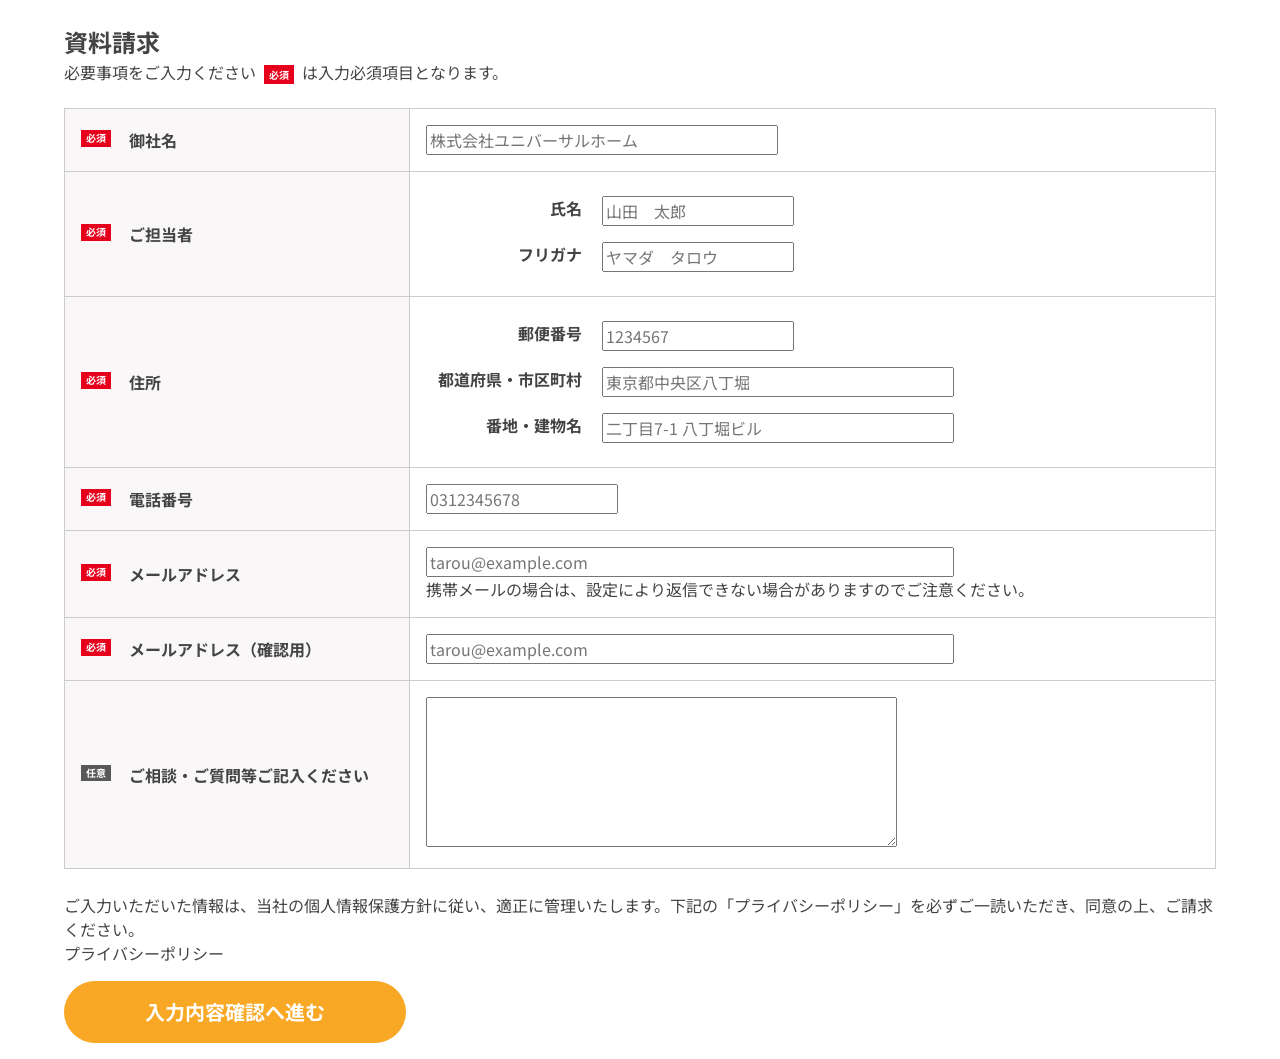
<file: form01.html>
<!doctype html>
<html lang="ja">
    <head>
        <meta charset="UTF-8">
        <meta name="viewport" content="width=device-width, initial-scale=1.0">
        <title>注文住宅FC加盟募集 | ユニバーサルホーム</title>
        <meta name="description" content="ユニバーサルホームFC加盟法人募集。商品力・ブランド力・本部支援により、地域工務店・建設会社の注文住宅事業を支援します。資料請求・個別相談はこちら。">
        <meta property="og:locale" content="ja_JP">
        <meta property="og:title" content="ユニバーサルホームFC加盟法人募集 | 注文住宅事業の成長を支援">
        <meta property="og:description" content="単独経営から、補い合う経営へ。ユニバーサルホームのFCモデルで、地域に選ばれる注文住宅事業へ。">
        <meta property="og:type" content="website">
        <!--// 以下、本番アップ時に置換必須 //-->
        <meta property="og:url" content="https://www.universalhome-fcpartner.co.jp/">
        <meta property="og:image" content="https://www.universalhome-fcpartner.co.jp/img/ogp.jpg">
        <!--// 以上 //-->
        <meta property="og:site_name" content="ユニバーサルホーム FC加盟法人募集">
        <meta name="twitter:card" content="summary_large_image">
        <link rel="icon" href="./img/favicon.ico" type="image/x-icon">
        <link rel="stylesheet" href="./css/reset.min.css">
        <link rel="stylesheet" href="./css/style.css">
        <link rel="stylesheet" href="./css/contact.css">
        <link rel="stylesheet" href="./css/catalog.css">
        <link rel="preconnect" href="https://fonts.googleapis.com">
        <link rel="preconnect" href="https://fonts.gstatic.com" crossorigin>
        <link href="https://fonts.googleapis.com/css2?family=Noto+Sans+JP:wght@200;400;700;900&display=swap" rel="stylesheet">
        <link href="https://fonts.googleapis.com/css2?family=Noto+Serif+JP:wght@200;400;700&display=swap" rel="stylesheet">
    </head>

    <body>
        <section class="form">
            <!--// 以下、本番アップ時に置換必須 //-->
            <form action="" method="post">
            <!--// 以上 //-->
                <div class="form__body">
                    <h2 class="form__title">資料請求</h2>
                    <p class="form__description">必要事項をご入力ください<span class="required__fields">必須</span>は入力必須項目となります。</p>
                    <div class="formTable">
                        <table class="entryFormTable">
                            <tbody>
                                <tr>
                                    <th><span class="must">御社名</span></th>
                                    <td><input type="text" class="wMiddle" name="name" placeholder="株式会社ユニバーサルホーム" required></td>
                                </tr>
                                <tr>
                                    <th><span class="must">ご担当者</span></th>
                                    <td>
                                        <dl>
                                            <dt>氏名</dt>
                                            <dd><input type="text" class="wShort" name="name" id="name" placeholder="山田　太郎" required></dd>
                                            <dt>フリガナ</dt>
                                            <dd><input type="text" class="wShort" name="rubi" id="rubi" placeholder="ヤマダ　タロウ" required></dd>
                                        </dl>
                                    </td>
                                </tr>
                                <tr>
                                    <th><span class="must">住所</span></th>
                                    <td>
                                        <dl>
                                            <dt>郵便番号</dt>
                                            <dd><input type="text" class="wShort" name="zipcode" id="zipcode" placeholder="1234567" required></dd>
                                            <dt>都道府県・市区町村</dt>
                                            <dd><input type="text" class="wMiddle" name="pref" id="pref" placeholder="東京都中央区八丁堀" required></dd>
                                            <dt>番地・建物名</dt>
                                            <dd><input type="text" class="wMiddle" name="address" id="address" placeholder="二丁目7-1 八丁堀ビル" required></dd>
                                        </dl>
                                    </td>
                                </tr>
                                <tr>
                                    <th><span class="must">電話番号</span></th>
                                    <td><input type="text" class="wShort" name="tel" id="tel" placeholder="0312345678" required></td>
                                </tr>
                                <tr>
                                    <th><span class="must">メールアドレス</span></th>
                                    <td><input type="email" class="wLong imeDis" name="mail01" id="mail01" placeholder="tarou@example.com" required><p>携帯メールの場合は、設定により返信できない場合がありますのでご注意ください。</p></td>
                                </tr>
                                <tr>
                                    <th><span class="must">メールアドレス（確認用）</span></th>
                                    <td><input type="email" class="wLong imeDis" name="mail02" id="mail02" placeholder="tarou@example.com" required></td>
                                </tr>
                                <tr>
                                    <th><span class="optional">ご相談・ご質問等ご記入ください </span></th>
                                    <td><textarea name="message" id="message" rows="6" cols="50"></textarea></td>
                                </tr>
                            </tbody>
                        </table>
                    </div>
                    <div class="privacyCheck">
                        <p>ご入力いただいた情報は、当社の個人情報保護方針に従い、適正に管理いたします。下記の「プライバシーポリシー」を必ずご一読いただき、同意の上、ご請求ください。</p>
                        <p><a href="/privacy/" target="_blank">プライバシーポリシー</a></p>
                        <input type="submit" value="入力内容確認へ進む" id="btnSubmit" class="rollalpha">
                    </div>
            </form>
        </section>
    </body>
</html>
</file>
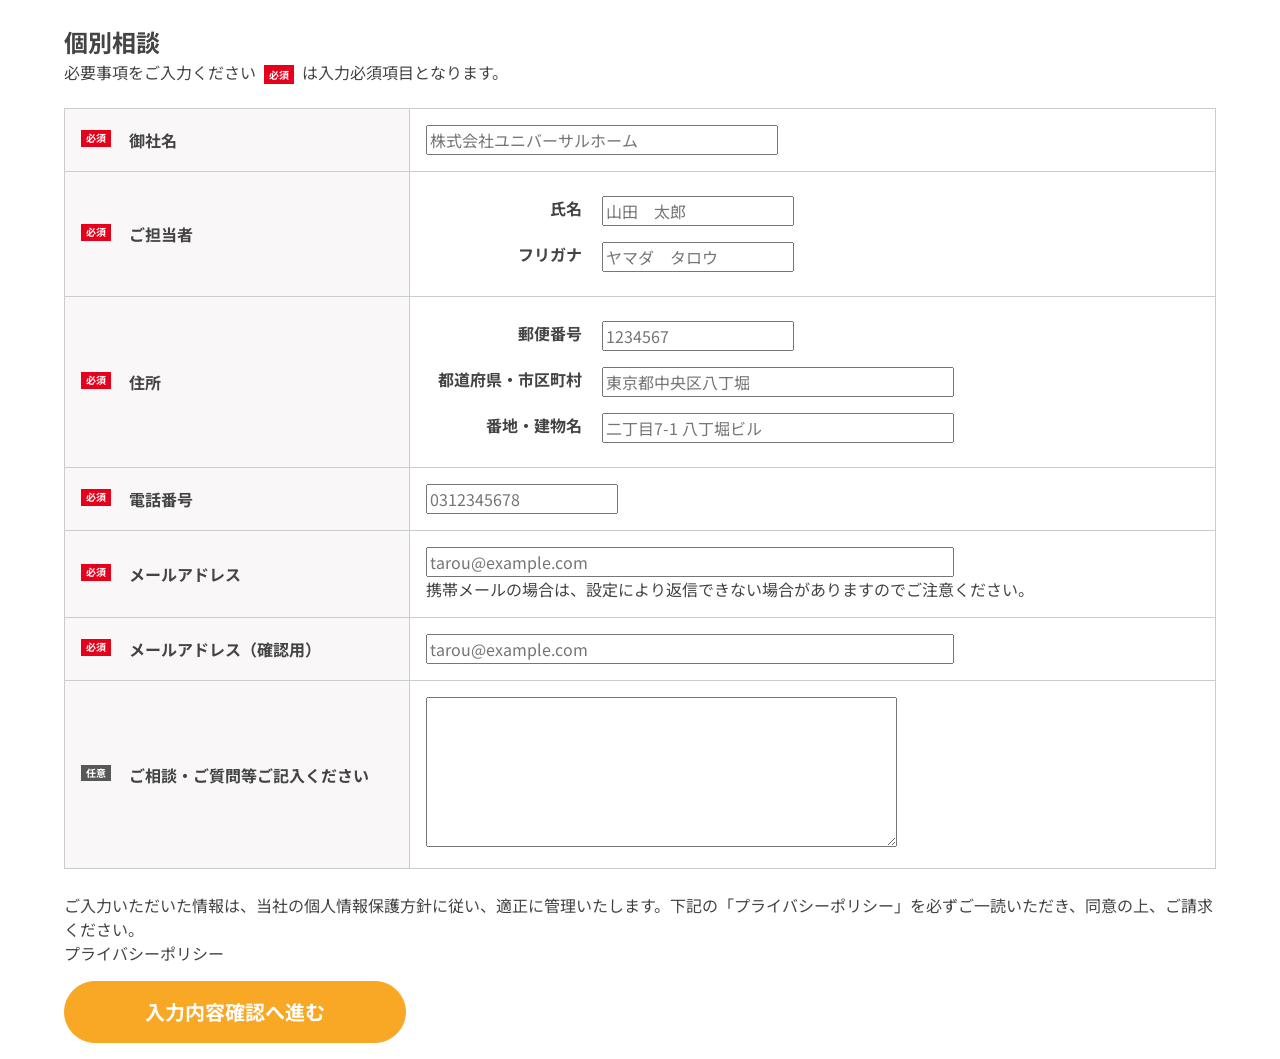
<file: form02.html>
<!doctype html>
<html lang="ja">
    <head>
        <meta charset="UTF-8">
        <meta name="viewport" content="width=device-width, initial-scale=1.0">
        <title>注文住宅FC加盟募集 | ユニバーサルホーム</title>
        <meta name="description" content="ユニバーサルホームFC加盟法人募集。商品力・ブランド力・本部支援により、地域工務店・建設会社の注文住宅事業を支援します。資料請求・個別相談はこちら。">
        <meta property="og:locale" content="ja_JP">
        <meta property="og:title" content="ユニバーサルホームFC加盟法人募集 | 注文住宅事業の成長を支援">
        <meta property="og:description" content="単独経営から、補い合う経営へ。ユニバーサルホームのFCモデルで、地域に選ばれる注文住宅事業へ。">
        <meta property="og:type" content="website">
        <!--// 以下、本番アップ時に置換必須 //-->
        <meta property="og:url" content="https://www.universalhome-fcpartner.co.jp/">
        <meta property="og:image" content="https://www.universalhome-fcpartner.co.jp/img/ogp.jpg">
        <!--// 以上 //-->
        <meta property="og:site_name" content="ユニバーサルホーム FC加盟法人募集">
        <meta name="twitter:card" content="summary_large_image">
        <link rel="icon" href="./img/favicon.ico" type="image/x-icon">
        <link rel="stylesheet" href="./css/reset.min.css">
        <link rel="stylesheet" href="./css/style.css">
        <link rel="stylesheet" href="./css/contact.css">
        <link rel="stylesheet" href="./css/catalog.css">
        <link rel="preconnect" href="https://fonts.googleapis.com">
        <link rel="preconnect" href="https://fonts.gstatic.com" crossorigin>
        <link href="https://fonts.googleapis.com/css2?family=Noto+Sans+JP:wght@200;400;700;900&display=swap" rel="stylesheet">
        <link href="https://fonts.googleapis.com/css2?family=Noto+Serif+JP:wght@200;400;700&display=swap" rel="stylesheet">
    </head>

    <body>
        <section class="form">
            <!--// 以下、本番アップ時に置換必須 //-->
            <form action="" method="post">
            <!--// 以上 //-->
                <div class="form__body">
                    <h2 class="form__title">個別相談</h2>
                    <p class="form__description">必要事項をご入力ください<span class="required__fields">必須</span>は入力必須項目となります。</p>
                    <div class="formTable">
                        <table class="entryFormTable">
                            <tbody>
                                <tr>
                                    <th><span class="must">御社名</span></th>
                                    <td><input type="text" class="wMiddle" name="name" placeholder="株式会社ユニバーサルホーム" required></td>
                                </tr>
                                <tr>
                                    <th><span class="must">ご担当者</span></th>
                                    <td>
                                        <dl>
                                            <dt>氏名</dt>
                                            <dd><input type="text" class="wShort" name="name" id="name" placeholder="山田　太郎" required></dd>
                                            <dt>フリガナ</dt>
                                            <dd><input type="text" class="wShort" name="rubi" id="rubi" placeholder="ヤマダ　タロウ" required></dd>
                                        </dl>
                                    </td>
                                </tr>
                                <tr>
                                    <th><span class="must">住所</span></th>
                                    <td>
                                        <dl>
                                            <dt>郵便番号</dt>
                                            <dd><input type="text" class="wShort" name="zipcode" id="zipcode" placeholder="1234567" required></dd>
                                            <dt>都道府県・市区町村</dt>
                                            <dd><input type="text" class="wMiddle" name="pref" id="pref" placeholder="東京都中央区八丁堀" required></dd>
                                            <dt>番地・建物名</dt>
                                            <dd><input type="text" class="wMiddle" name="address" id="address" placeholder="二丁目7-1 八丁堀ビル" required></dd>
                                        </dl>
                                    </td>
                                </tr>
                                <tr>
                                    <th><span class="must">電話番号</span></th>
                                    <td><input type="text" class="wShort imeDis" name="tel" id="tel" placeholder="0312345678" required></td>
                                </tr>
                                <tr>
                                    <th><span class="must">メールアドレス</span></th>
                                    <td><input type="email" class="wLong imeDis" name="mail01" id="mail01" placeholder="tarou@example.com" required><p>携帯メールの場合は、設定により返信できない場合がありますのでご注意ください。</p></td>
                                </tr>
                                <tr>
                                    <th><span class="must">メールアドレス（確認用）</span></th>
                                    <td><input type="email" class="wLong imeDis" name="mail02" id="mail02" placeholder="tarou@example.com" required></td>
                                </tr>
                                <tr>
                                    <th><span class="optional">ご相談・ご質問等ご記入ください </span></th>
                                    <td><textarea name="message" id="message" rows="6" cols="50"></textarea></td>
                                </tr>
                            </tbody>
                        </table>
                    </div>
                    <div class="privacyCheck">
                        <p>ご入力いただいた情報は、当社の個人情報保護方針に従い、適正に管理いたします。下記の「プライバシーポリシー」を必ずご一読いただき、同意の上、ご請求ください。</p>
                        <p><a href="/privacy/" target="_blank">プライバシーポリシー</a></p>
                        <input type="submit" value="入力内容確認へ進む" id="btnSubmit" class="rollalpha">
                    </div>
                </div>
            </form>
        </section>
    </body>
</html>
</file>
<file: css/style.css>
@charset "utf-8";

:root {
    /* ---------- カスタムプロパティ(カラー設定ほか) ---------- */
    --white: rgb(255 255 255 / 1.0);
    --transparent-white: rgb(255 255 255 / 0.8);
    --black: rgb(26 26 26 / 1.0);
    --gray: rgb(88 88 88 / 1.0);
    --light-gray: rgb(244 244 244 / 1.0);
    --border-gray: rgb(215 215 215 / 1.0);
    --red: rgb(172 35 47 / 1.0);
    --cta-red: rgb(193 12 23 / 1.0);
    --dark-red: rgb(97 6 12 / 1.0);
    --light-red: rgb(172 35 47 /0.1);

    --thin: 200;
    --regular: 400;
    --bold: 700;
    --exbold: 900;
}

/* ----------- 全体レイアウト設定 ---------- */
html {
    font-family: "Noto Sans JP", sans-serif;
    font-optical-sizing: auto;
    font-weight: 400;
    font-style: normal;
    font-size: 16px;
    background-color: var(--white);
    color: var(--black);
    padding-top: env(safe-area-inset-top);
    padding-bottom: env(safe-area-inset-bottom);

}
.break,
.s-break {
    display: block;
}
a {
    display: block;
}
strong{
    color: var(--red);
    font-weight: var(--exbold);
}
.sp {
    display: none;
}
.pc {
    display: block;
}
.m-container{
    margin: 0 auto;
}
.s-container{
    max-width: 90%;
    margin: 0 auto;
}
th{
    text-align: left;
}
.cta {
    position: relative;
    display: flex;
    align-items: center;
    justify-content: center;
    margin: 0 auto;
    padding: 1rem 1rem;
    width: 90%;
    background-image: url(../img/button_bg.png);
    background-size: contain;
    background-repeat: repeat-x;
    color: var(--white);
    font-size: clamp(1rem, 2vw, 2.25rem);
    font-weight: var(--bold);
    text-decoration: none;
    white-space: nowrap;
}

.cta::after {
    content: "";
    width: 32px;
    height: 24px;
    margin-left: 1rem;
    background-image: url('../img/right_arrow.png');
    background-size: contain;
    background-repeat: no-repeat;
    background-position: center;
}

.red_title {
    display: flex;
    width: 100%;
    color: var(--white);
    align-items: center;
    justify-content: center;
    font-size: 2rem;
/*    padding: 60px 0 50px;*/
    background-image: url('../img/title_bg.png');
    background-size: cover;
    background-repeat: no-repeat;
    background-position: center;
    background-color: var(--red);
}

.parentheses {
    position: relative;
    display: flex;
    align-items: center;
    justify-content: center;
    padding: 3rem 4rem;
    font-size: 2rem;
}

.parentheses::before,
.parentheses::after {
    /* content: ""; */
    position: absolute;
    top: 50%;
    width: 14px;
    height: 84px;
    transform: translateY(-50%);
    border-top: 4px solid var(--black);
    border-bottom: 4px solid var(--black);
}

.parentheses::before {
    left: 16px;
    border-left: 4px solid var(--black);
}

.parentheses::after {
    right: 16px;
    border-right: 4px solid var(--black);
}
body.is-modal-open {
    overflow: hidden;
}

.market__title,
.cooperation__title,
.results__title,
.closing__title {
    font-family: "Noto Serif JP", serif;
    font-weight: var(--thin);
}
.double-underline {
    padding-bottom: 0.5rem;
    display: inline;
    background-image:
        linear-gradient(
            to bottom,
            transparent calc(100% - 8px),
            var(--red) calc(100% - 8px),
            var(--red) calc(100% - 6px),
            transparent calc(100% - 6px),

            transparent calc(100% - 4px),
            var(--red) calc(100% - 4px),
            var(--red) calc(100% - 2px),
            transparent calc(100% - 2px)
        );
}
/* ----------- form ---------- */
.form__body {
    width: 90%;
    margin: 0 auto;
    padding-top: 1.5rem;
}

/* ----------- modal ---------- */
.open__modal {
    cursor: pointer;
}
.modal {
    position: fixed;
    inset: 0;
    opacity: 0;
    visibility: hidden;
    transition: opacity 0.3s ease, visibility 0.3s ease;
    z-index: 1000;
    height: 100vh;
    overflow-y: auto;
}

.modal.is-active {
    opacity: 1;
    visibility: visible;
}

.modal__overlay {
    display: flex;
    align-items: center;
    justify-content: center;
    min-height: 100vh;
    background: rgb(0 0 0 / 75%);
}

.modal__content {
    position: relative;
    width: 90%;
    margin: 0 auto;
    padding: 0 0 3rem;
    background: var(--white);
    z-index: 1;
}

/* ----------- FAQ ---------- */
.faq__question {
    position: relative;
    padding-right: 3rem;
    cursor: pointer;
}
.faq__question::after {
    content: "";
    position: absolute;
    top: 50%;
    right: 1rem;
    width: 0.875rem;
    height: 0.875rem;
    border-right: 0.25rem solid var(--black);
    border-bottom: 0.25rem solid var(--black);
    transform: translateY(-70%) rotate(45deg);
    transition: transform 0.3s ease;
}
.faq__item.is-open .faq__question::after {
    transform: translateY(-30%) rotate(-135deg);
}
.faq__answer {
    display: grid;
    grid-template-rows: 0fr;
    transition: grid-template-rows 0.3s ease, margin-bottom 0.3s ease, padding 0.3s ease;
}

.faq__answer-inner {
    overflow: hidden;
}

.faq__item.is-open .faq__answer {
    grid-template-rows: 1fr;
    margin: 1.5rem 0;
    background-color: var(--light-gray);
    border-top: 1px solid var(--border-gray);
    border-bottom: 1px solid var(--border-gray);
    padding:22px 0;
    line-height: 2;
}


/* ----------- form ---------- */
.required__fields,
.optional__fields {
    font-size:0.625rem;
    padding: 0.2rem 0.5rem;
    margin: 0 0.5rem;
    background-color: var(--red);
    color: var(--white);
}
.optional__fields{
    background-color: var(--gray);
}


/* ======================
   スマートフォン（〜767px）
   ====================== */
/* ----------- hero ---------- */
.hero {
    position: relative;
    aspect-ratio: 1920 / 1080;
    margin-bottom: 50px;
}
.hero::after {
    content: "";
    position: absolute;
    inset: 0;
    background-color: rgb(0 0 0 / 51%);
    z-index: 1;
    height: 160%;
}
.hero__video {
    position: absolute;
    inset: 0;
    width: 100%;
    height: 160%;
    object-fit: cover;
    z-index: 0;
}
.hero .m-container {
    position: absolute;
    color: var(--white);
    z-index: 2;
    left: 5%;
    bottom: -110px;
}
.hero .hero__title {
    display: none;
}
.hero .hero__subtitle {
    font-size: 0.875rem;
    margin-bottom: 0.5rem;
}
.hero .hero__description {
    font-size: 0.875rem;
}

/* ----------- inquiry ---------- */  
.inquiry__list {
    margin-bottom: 50px;
}
.inquiry__item {
    margin-bottom: 18px;
}

/* ----------- market ---------- */
.market {
    background-image: url('../img/market01_sp.jpg');
    background-repeat: no-repeat;
    background-size: cover;
    background-position: right 10% center;
}
.market .m-container {
    padding: 108px 5% 32px;
}
.market .market__title {
    font-size: 1.25rem;
    margin-bottom: 30px;
}
.market .market__description {
    font-size: 0.8rem;
}

/* ----------- challenges ---------- */
.challenges {
    background-image: url('../img/challenges_bg.jpg');
    background-size: cover;
    background-position: center;
    padding-bottom: 48px;
    padding-top: 3rem;
}
.challenges__title {
    font-size: 0;
    background-image: url('../img/challenges_title.png');
    background-repeat: no-repeat;
    background-size: contain;
    aspect-ratio: 837 / 88;
    max-width: 837px;
    max-height: 88px;
    width: 90%;
    margin: 0 auto 1rem;
}
.challenges__list {
    width: 90%;
    margin: 0 auto;
}
.challenges__item {
    width: 100%;
    padding: 1rem 0;
    background: var(--white);
    border-bottom: 6px solid var(--red);
    text-align: center;
}
.challenges__item {
    width: min(280px, 100%);
    margin-bottom: 36px;
    font-weight: var(--bold);
    font-size: 0.875rem;
}
.challenges__item:nth-child(odd) {
    margin-right: auto;
}
.challenges__item:nth-child(even) {
    margin-left: auto;
}
.challenges__emphasis{
    color: var(--red);
    font-size:1rem;
}
.challenges__subtitle {
    font-size: 0.875rem;
    font-weight: var(--bold);
    text-decoration: underline dashed var(--red) 5px;
    text-underline-offset: 0.25em;
    line-height: 2;
    width: fit-content;
    text-align: center;
    margin: 0 auto;
}

/* ----------- limitations ---------- */
.limitations {
    background-color: var(--light-gray);
}
.limitations__title {
    font-size: 0;
    background-image: url('../img/limitations_title.png');
    background-repeat: no-repeat;
    background-size: cover;
    aspect-ratio: 750 / 216;
    width: 100%;
    margin: 0 auto;
    max-height: 140px;
}
.limitations .m-container {
    padding: 2.5rem 0;
}
.limitations .s-container {
    background-color: var(--white);
    box-shadow: 0px 3px 16px rgba(0, 0, 0, 0.16);
    padding: 40px;
}
.limitations__list {
    display: grid;
    grid-template-columns: repeat(2, 1fr);
    gap: 1rem;
}
.limitations__item {
    position: relative;
    display: flex;
    aspect-ratio: 1;
    font-size: 0;
    background-repeat: no-repeat;
    background-size: contain;
}
.limitations__item.one {
    background-image: url('../img/limitations_icon01.jpg');
}
.limitations__item.two {
    background-image: url('../img/limitations_icon02.jpg');
}
.limitations__item.three {
    background-image: url('../img/limitations_icon03.jpg');
}
.limitations__item.four {
    background-image: url('../img/limitations_icon04.jpg');
}
.limitations__arrow {
    display: block;
    aspect-ratio: 138 / 133;
    width: 108px;
    margin: 40px auto 50px;
    font-size: 0;
    background-image: url('../img/bottom_arrow.png');
    background-size: contain;
    background-repeat: no-repeat;
}
.limitations__description{
    display: block;
    width: 90%;
    margin: 0 auto;
    background-color: var(--white);
    border: 4px solid var(--red);
    font-size: 0.875rem;
    text-align: center;
    padding: 0.5rem;
}

/* ----------- comparison ---------- */
.comparison {
    font-size: 0.875rem;
}
.comparison__title {
    font-size: 0;
    background-image: url('../img/comparison_title.png');
    background-repeat: no-repeat;
    background-size: contain;
    aspect-ratio: 602 / 106;
    max-width: 602px;
    max-height: 106px;
    width: 90%;
    margin: 2rem auto;
}
.comparison__image {
    width: 90%;
    margin: 0 auto;
}
.comparison__group-title {
    display: block;
    margin: 1rem auto 1.5rem;
    text-align: center;
    width: 90%;
    border-bottom: 2px solid var(--black);
}
.comparison .s-container{
    height: 100%;
    margin-bottom: 60px;
    padding: 1rem 0;
    box-shadow: 0px 3px 16px rgba(0, 0, 0, 0.16);
}
.comparison__box h4{
    display: block;
    width: 90%;
    text-align: center;
    font-weight: var(--exbold);
    color: var(--white);
    border-radius: 10px 10px 0 0;
    margin: 0 auto;
    padding: 0.875rem;
}
.comparison__box--strength h4{
    background-color: var(--red);
}
.comparison__box--weakness h4{
    background-color: var(--gray);
}
.comparison__list{
    display: block;
    width: 90%;
    padding: 1rem;
    margin: 0 auto 44px;
    box-shadow: 0px 3px 16px rgba(0, 0, 0, 0.16);
}
.comparison__conclusion {
    font-size: 2rem;
}
.comparison__conclusion {
    display: block;
    margin: 50px auto;
    text-align: center;
    font-size: 1rem;
    width: 90%;
}

/* ----------- cooperation ---------- */
.cooperation {
    width: 100%;
    padding: 64px 0;
    aspect-ratio: 750 / 792;
    background-image: url('../img/cooperation01.jpg');
    background-size: cover;
    background-repeat: no-repeat;
    background-position: center;
}
.cooperation .m-container {
    width: 90%;
    aspect-ratio: 675 / 583;
    background-color: rgba(255, 255, 255, 0.94);
    margin: 0 auto;
    padding: 32px;
}
.cooperation .cooperation__title {
    width: 100%;
    display: block;
    border-top: 2px solid var(--black);
    border-bottom: 2px solid var(--black);
    font-size: 1rem;
    padding: 24px 0;
    margin: 0 auto 20px;
    text-align: center;
}
.cooperation .cooperation__description {
    font-size: 0.875rem;
    display: block;
    margin: 0 auto;
    text-align: left;
    line-height: 2rem;
}

/* ----------- orders ---------- */
.orders__title {
    font-size: 0;
    background-image: url('../img/orders_title.png');
    background-repeat: no-repeat;
    background-size: contain;
    aspect-ratio: 750 / 140;
    width: 100%;
    margin: 0 auto 1rem;
    max-height: 140px;
}
.orders .m-container {
    width: 90%;
    margin: 0 auto;
}
.orders .s-container {
    max-width: 100%;
    width: 100%;
}
.orders .orders__image {
    width: 100%;
    margin: 0 auto 30px;
}
.orders .orders__description {
    font-size: 0.875rem;
    margin: 0 auto 48px;
}
.orders .orders__block {
    width: 100%;
    margin: 0 auto 50px;
    box-shadow: 0px 3px 16px rgba(0, 0, 0, 0.16);
    padding: 40px 0;
}
.orders .orders__block .orders__block-title {
    display: block;
    margin: 0 auto 2.5rem;
    text-align: center;
    color: var(--red);
    font-weight: var(--bold);
    font-size: 1.25rem;
}
.orders .orders__block--confidence {
    background: url('../img/triangle.png') left top / 25% no-repeat, url('../img/confidence.png') right bottom / 35% no-repeat;
}
.orders .orders__block--product-appeal {
    background: url('../img/triangle.png') left top / 25% no-repeat, url('../img/product-apeal.png') right bottom / 35% no-repeat;
}
.orders .orders__block--co-creation {
    background: url('../img/triangle.png') left top / 25% no-repeat, url('../img/co-coreation.png') right bottom / 35% no-repeat;
}
.orders .orders__block .orders__block-description {
    font-size: 0.875rem;
    margin: 0 auto 30px;
    width: 90%;
}
.orders .orders__block .orders__list {
    margin: 0 auto 30px;
    width: 90%;
}
.orders .orders__block .orders__item{
    position: relative;
    padding-left: 1.5rem;
    font-size: 0.875rem;
}
.orders .orders__block .orders__item::before {
    position: absolute;
    content: "";
    width: 1rem;
    height: 1.5rem;
    left: 0;
    background-image: url('../img/checkmark.png');
    background-size: contain;
    background-repeat: no-repeat;
    background-position: center;
}


/* ----------- results ---------- */
.results {
    background-image: url('../img/results01.jpg');
    background-size: cover;
    background-repeat: no-repeat;
    aspect-ratio: 750 / 646;
    color: var(--white);
    padding: 48px 5%;
    margin-bottom: 36px;
}
.results .m-container {
    display: block;
    justify-content: space-between;
    gap: 36px;
    position: relative;
}
.results .results__title {
    font-size: 1.1rem;
    margin-bottom: 1rem;
}
.results .results__text {
    flex: 1;
}
.results .results__description {
    font-size: 0.875rem;
    line-height: 2;
}
.results .results__photo {
    display: flex;
    width: 100%;
    position: relative;
    margin-top: 1rem;
}

/* ----------- management ---------- */
.management__title {
    font-size: 0;
    background-image: url('../img/management_title.png');
    background-repeat: no-repeat;
    background-size: contain;
    aspect-ratio: 511 / 88;
    max-width: 511px;
    max-height: 88px;
    width: 90%;
    margin: 0 auto 1rem;
}
.management__features {
    font-size: 0;
    aspect-ratio: 624 / 482;
    background-image: url('../img/management.png');
    background-repeat: no-repeat;
    background-size: contain;
    width: 90%;
    margin: 25px auto 80px;
}

/* ----------- performance ---------- */
.performance {
    background-color: var(--light-gray);
    padding-bottom: 6rem;
}
.performance__title {
    font-size: 0;
    background-image: url('../img/performance_title.png');
    background-repeat: no-repeat;
    background-size: cover;
    aspect-ratio: 750 / 140;
    width: 100%;
    margin: 0 auto 1rem;
    max-height: 140px;
}
.performance .performance__subtitle {
    font-size: 0;
    background-image: url('../img/performance_subtitle.png');
    background-repeat: no-repeat;
    background-size: contain;
    aspect-ratio: 446 / 103;
    max-width: 446px;
    margin: 0 auto 62.5px;
}
.performance .performance__card {
    width: 100%;
    margin: 0 auto 4.5rem;
    padding: 25px 0 35px;
    font-size: 0;
    background-size: contain;
    background-repeat: no-repeat;
}
.performance .performance__card--results_1 {
    aspect-ratio: 560 /250;
    background-image: url('../img/results_1_0.png');
}
.performance .performance__card--results_2 {
    aspect-ratio: 560 / 250;
    background-image: url('../img/results_2_0.png');
}
.performance .performance__card--results_3 {
    aspect-ratio: 560 / 250;
    background-image: url('../img/results_3_0.png');
}

.performance .performance__card--results_4 {
    aspect-ratio: 560 / 250;
    background-image: url('../img/results_4_0.png');
}

.performance .performance__footnote {
    font: normal normal normal 12.5px / 18px Hiragino Sans;
    text-align: center;
    padding: 0 .5rem;
}

/* ----------- award ---------- */
.award .m-container {
    width: 90%;
    border-top: 9px solid var(--red);
    margin: 50px auto;
    padding: 0 0 28px;
    box-shadow: 0px 3px 16px rgba(0, 0, 0, 0.16);
}
.award .award__card-title {
    font-size: 1.25rem;
    font-weight: var(--bold);
    margin: 1.25rem auto 0.5rem;
    text-align: center;
}
.award .award__list {
    width: 81%;
    display: flex;
    margin: 0 auto;
    gap: 1.5rem;
}
.award .award__item {
    font-size: 0;
    aspect-ratio: 372 / 184;
    background-repeat: no-repeat;
    background-size: contain;
    position: relative;
}
.award__item:not(:last-child)::after {
    content: "";

    position: absolute;
    top: 10%;
    right: -16px;

    width: 1px;
    height: 80%;

    background-color: var(--border-gray);
}

.award .award__result-gooddesign {
    width: 33%;
    background-image: url('../img/good-design.png');
}
.award .award__result-kidsdesign {
    width: 34%;
    background-image: url('../img/kids-design.png');
}
.award .award__result-japan {
    width: 33%;
    background-image: url('../img/jra.png');
}
/* ----------- group ---------- */
.group {
    margin-bottom: 5rem;
}
.group .group__title {
    font-size: 0;
    background-image: url('../img/group_title.png');
    background-repeat: no-repeat;
    background-size: contain;
    aspect-ratio: 595 / 88;
    max-width: 595px;
    max-height: 88px;
    width: 90%;
    margin: 5rem auto 3.75rem;
}

p.group__description {
    font: normal normal bold 20px / 36px Hiragino Sans;
}

.group .m-container{
    position: relative;
    width: 90%;
    margin: 0 auto;
    text-align: center;
    font-size: 1.25rem;
}
.group .s-container{
    font-size: 0;
    background-image: url('../img/group_text.png');
    background-size: contain;
    background-repeat: no-repeat;
    aspect-ratio: 710 / 195;
    width: 100%;
}
.group .group__logo {
    display: block;
    font-size: 0;
    aspect-ratio: 410 / 120;
    width: 50%;
    margin: 0 auto;
    max-width: 410px;
    max-height: 120px;
}
/* ----------- voice ---------- */
.voice {
    margin-bottom: 5rem;
}
.voice .voice__title {
    font-size: 0;
    background-image: url('../img/voice_title.png');
    background-repeat: no-repeat;
    background-size: cover;
    aspect-ratio: 750 / 139;
    width: 100%;
    margin: 3.75rem auto 2.5rem;
    max-height: 139px;
}
.voice .voice__card {
    width: 90%;
    margin: 0 auto 40px;
    padding-block: 60px;
    padding-inline: 2rem;
    background-color: var(--light-gray);
    display: grid;
    grid-template-columns: 146px 1fr auto;
    align-items: center;
    gap: 2rem;
    cursor: pointer;
}

.voice__card-image {
    width: 146px;
    aspect-ratio: 1;
    border-radius: 50%;
    object-fit: cover;
}

.voice__card-heading {
    margin-bottom: 1.5rem;

    font-size: 1.25rem;
    font-weight: var(--bold);
    line-height: 1.6;
}

.voice__card-heading strong {
    color: var(--red);
}

.voice__card-title {
    font-size: 1rem;
    font-weight: var(--bold);
    margin-bottom: 1rem;
}

.voice__card-description {
    position: relative;
    padding-right: 45px;
    font-size: 1rem;
    font-weight: var(--bold);
    white-space: nowrap;
    text-align: right;
}

.voice__card-description::after {
    content: "";
    position: absolute;
    top: 50%;
    right: 0;
    width: 40px;
    aspect-ratio: 1;
    background-image: url("../img/plus.png");
    background-size: contain;
    background-repeat: no-repeat;
    transform: translateY(-50%);
}
.voice .voice__card {
    display: block;
}
.voice .voice___card-image {
    border-radius: 50%;
    width: 145px;
    height: 145px;
    object-fit: cover;
    margin: 0 auto;
}

/* ----------- modal ---------- */
.modal .modal__header {
    display: flex;
    background-color: var(--red);
    color: var(--white);
    align-items: center;
    justify-content: center;
    margin-bottom: 3rem;
}
.modal .modal__body {
    margin-top: 30px;
}
.modal .modal__close {
    position: fixed;
    top: 0;
    right: 5%;
    cursor: pointer;
    z-index: 100;
}
.modal .modal__header-body {
    padding-left: 1rem;
    padding-bottom: 1rem;
}
.modal .modal__title {
    font-size: 1.25rem;
    padding-top: 1rem;
}
.modal .modal__subtitle {
    font-size: 1.25rem;
}
.modal .modal__title-emphasis {
    color: var(--white) !important;
}
.modal .modal__info {
    width: 90%;
    margin: 0 auto 1rem;
}
.modal__company,
.modal__shop {
    border: 1px solid var(--gray);
    padding: 0.875rem;
    margin-bottom: 1rem;
}

.modal__company-list,
.modal__shop-list {
    display: grid;
    grid-template-columns: 96px 1fr;
    gap: 1rem;
    align-items: center;

    margin: 0;
}

.modal__company-term,
.modal__shop-term {
    display: flex;
    align-items: center;
    justify-content: center;
    padding: 0.8rem 1rem;
    background-color: var(--red);
    color: var(--white);
    font-size: 0.875rem;
    font-weight: var(--bold);
    text-align: center;
}

.modal__company-term {
    background-color: var(--gray);
}

.modal__company-description,
.modal__shop-description {
    margin: 0;
    line-height: 1.8;
    font-size: 0.875rem;
}
.modal__text {
    width: 90%;
    margin:0 auto;
}
.modal__question {
    position: relative;
    padding: 2rem 0 0 2rem;
    font-size: 1.75rem;
    font-weight: var(--bold);
    line-height: 1.6;
    margin-bottom: 2rem;
}
.modal__question::before {
    content: "“";
    position: absolute;
    top: 0.2rem;
    left: 1rem;
    z-index: 0;
    color: hsl(0 0% 85%);
    font-size: 7rem;
    line-height: 1;
    font-family: serif;
    z-index: -1;
}
.modal__question strong,
.modal__question {
    position: relative;
    z-index: 1;
}
.modal__answer {
    margin-bottom: 2rem;
}
.modal .modal__header {
    display: block;
}
.modal .modal__facephoto {
    margin: 0 auto;
}
.modal__photo-image {
    margin: 0 auto;
}
/* ----------- products ---------- */
.products {
    width: 100%;
    background-color: var(--light-gray);
    padding: 4rem 0;
    position: relative;
}
.products__title{
    font-size: 40px;
    line-height: 135px;
    text-align: center;
    background-image: url('../img/products_title.png');
    background-size: contain;
    background-repeat: no-repeat;
    aspect-ratio: 710 / 195;
    width: 100%;
}
.products__list {
    width: 90%;
    margin: 0 auto 0;
    padding: 60px 0;
    border-top: 4px solid var(--red);
    background-color: var(--white);
}
.products__item {
    margin: 0 1rem 50px;
}
.products__item-title {
    font-size: 1rem;
    font-weight: var(--exbold);
    display: flex;
    align-items: center;
    justify-items: center;
}
.products__item-number {
    margin:0 2rem 18px 0;
    width: 2rem;
}
.products__content {
    width: 80%;
    margin: 0 auto;
}
.products__feature-list {
    list-style-type: disc;
    list-style-position: inside;
}
.products__feature-item {
    font-size: 0.875rem;
    margin-bottom: 0.875rem;
}

/* ----------- support ---------- */
.support {
    margin-bottom: 3rem;
}
.support__title {
    font-size: 0;
    background-image: url('../img/support_title.png');
    background-repeat: no-repeat;
    background-size: contain;
    aspect-ratio: 512 / 88;
    max-width: 512px;
    max-height: 88px;
    width: 90%;
    margin: 3.75rem auto 2rem;
}

.support__subtitle {
    font-size: 0;
    background-image: url('../img/support_subtitle.png');
    background-repeat: no-repeat;
    background-size: contain;
    aspect-ratio: 596 / 138;
    max-width: 596px;
    max-height: 138px;
    margin: 0 auto 2rem;
    width: 90%;
}
.support__card {
    width: 90%;
    margin: 0 auto 30px;
    padding: 0 0 20px;
    background-color: var(--light-gray);
    text-align: center;
}
.support__card-number {
    width: 100%;
    font-size: 1.25rem;
    border-radius: 0.5rem 0.5rem 0 0;
    color: var(--white);
    background-color: var(--red);
    padding: 0.5rem 0;
}
.support__card-image {
    width: 100%;
    margin-bottom: 2rem;
}
.support__card-title {
    font-size: 1rem;
    font-weight: var(--bold);
    margin-bottom: 1rem;
}
.support__list{
    font-size: 0.875rem;
    text-align: left;
    padding: 0 1rem;
    list-style: inside;
}
.support__card-description,
.support__item {
    font-size: 0.875rem;
    /* font-weight: var(--bold); */
}
/* ----------- introduction ---------- */
.introduction__title {
    font-size: 0;
    background-image: url('../img/introduction_title.png');
    background-repeat: no-repeat;
    background-size: contain;
    aspect-ratio: 750 / 140;
    width: 100%;
    margin: 3.75rem auto 0;
    max-height: 140px;
}

.introduction__subtitle {
    font-size: 0;
    background-image: url('../img/introduction_subtitle.png');
    background-repeat: no-repeat;
    background-size: contain;
    background-position: center;
    aspect-ratio: 272 / 88;
    max-width: 512px;
    max-height: 88px;
    width: 90%;
    margin: 0 auto 2.5rem;
}

.introduction .m-container {
    background-color: var(--light-gray);
    padding: 5rem 0 3rem;
}
.introduction .introduction__list {
    font-size: 0;
    width: 150px;
    height: auto;
    aspect-ratio: 223 / 877;
    margin: 2rem auto 0;
    background-image: url('../img/introduction_sp.png');
    background-repeat: no-repeat;
    background-size: contain;
}

/* ----------- faq ---------- */
.faq .m-container {
    width: 90%;
    margin: 0 auto 80px;
}
.faq .faq__title {
    font-size: 0;
    background-image: url('../img/faq_title.png');
    background-repeat: no-repeat;
    background-size: contain;
    background-position: center;
    aspect-ratio: 302 / 88;
    max-width: 512px;
    max-height: 88px;
    width: 90%;
    margin: 2.5rem auto 2rem;
}
.faq .faq__question {
    height: 2rem;
    background-image: url('../img/question.png');
    background-repeat: no-repeat;
    background-size: 2rem 2rem;
    background-position: 0.5rem;
    padding-left: 3rem; 
    margin-bottom: 1rem;
}
.faq .faq__answer-inner {
    background-image: url('../img/answer.png');
    background-repeat: no-repeat;
    background-size: 2rem 2rem;
    background-position: 0.5rem 0;
    padding-left: 3rem;
    margin-bottom: 0;
}
/* ----------- closing ---------- */
.closing {
    background-image: url('../img/footer.jpg');
    background-size: cover;
    background-repeat: no-repeat;
    background-position: center;
    color: var(--white);
    padding-block: 50px;
    padding-inline: clamp(24px, 8vw, 120px);
}
.closing .closing__title {
    width: fit-content;
    display: block;
    margin: 0 auto;
    line-height: 4rem;
    border-top: 2px solid var(--white);
    border-bottom: 2px solid var(--white);
    font-size: 1rem;    
}
.closing .closing__description {
    font-size: 1rem;
    margin: 1.5rem auto;
    width: fit-content;
    text-align: center;
}
.closing .closing__list {
    display: block;
    width: 100%;
    margin: 0 auto;
}
.closing .closing__item {
    margin-bottom: 1rem;
    flex: 1;
}
/* ----------- footer ---------- */
.footer {
    background-color: var(--light-gray);
    padding: 48px 0 72px;
    color: var(--gray);
}
.footer .footer__logo {
    font-size: 0;
    background-image: url('../img/ig_universalhome_logo.png');
    background-repeat: no-repeat;
    background-size: contain;
    width: 80%;
    max-width: 549px;
    max-height: 94px;
    aspect-ratio: 375 / 64;
    margin: 0 auto 32px;
}
.footer .footer__logo a {
    width: 100%;
    height: 100%;
}
.footer .footer__title {
    font-size: 0.875rem;
    font-weight: var(--bold);
    margin-bottom: 40px;
    text-align: center;
}
.footer .footer__list {
    width: fit-content;
    display: flex;
    gap: 2rem;
    margin: 0 auto;
}
.footer .footer__item {
    align-content: center;
}
.footer .instagram {
    width: 2rem;
    height: 2rem;
    font-size: 0;
    background-image: url('../img/icon_instagram.png');
    background-repeat: no-repeat;
    background-size: contain;
}
.footer .instagram a{
    width: 100%;
    height: 100%;
}
/* ----------- float__inquiry ---------- */
.float__header{
    background-color: var(--transparent-white);
    position: fixed;
    left: 0;
    top: 0;
    width: 100%;
    padding: 1rem 0;
    z-index: 999;
    transition: opacity 0.3s ease;
}

.float__header > .m-container {
    margin-left: .5rem;
}

.float__header h2 {
    font-size: 0;
    background-image: url('../img/ig_universalhome_logo.png');
    background-repeat: no-repeat;
    background-size: contain;
    background-position: center;
    width: 35%;
    height: auto;
    aspect-ratio: 549 / 94;
    margin-left: 0;
    display: block;
}
.float__header h2 a {
    width: 100%;
    height: 100%;
}

/* ----------- float__inquiry ---------- */
.float__inquiry {
    background-color: var(--transparent-white);
    position: fixed;
    left: 0;
    bottom: 0;
    width: 100%;
    padding: 2rem 0;
    z-index: 999;
    transition: opacity 0.3s ease;
    display: flex;
}
.float__inquiry .m-container {
    justify-content: space-between;
    align-items: center;
    width: 90%;
    margin: 0 auto;
}
.float__inquiry.is-hidden {
    opacity: 0;
    pointer-events: none;
}
.float__inquiry__list {
    display: flex;
    width: fit-content;
    gap: 2rem;
    width: 100%;
}
.float__inquiry__item {
    width: 100%;
}
.float__inquiry__list .cta {
    width: 100%;
    padding: 0.875rem;
    font-size: clamp(1rem, 1.75vw, 2rem);
}

@media (max-width: 767px) {
    .sp {
        display: block;
    }

    .pc {
        display: none;
    }

    .float__header h2 {
        width: 180px;
    }

    .hero .hero__subtitle {
        font-size: 1.1rem;
    }

    .market {
        background-size: auto;
        background-position: bottom;
    }

    .market .m-container {
        padding: 130px 3% 40px;
    }

    .market .market__title {
        margin-bottom: 15px;
    }

    .limitations .s-container {
        padding: 1rem;
    }

    .challenges__subtitle {
        font-size: 1.2rem;
    }

    .performance .performance__subtitle {
        max-width: 280px;
        margin: 2rem auto;
    }

    .performance .performance__card {
        margin: 0 auto 2rem;
    }

    .award .award__list {
        width: 100%;
        flex-direction: column;
    }

    .award .award__result-gooddesign, .award .award__result-kidsdesign, .award__item.award__result-japan {
        width: 100%;
        max-width: 250px;
        margin: 0 auto;
    }

    .award__item::after {
        display: none;
    }

    .group .m-container {
        width: 100%;
    }

    p.group__description {
        font-size: 1rem;
        line-height: 1.5;
        padding-top: 0;
    }

    .voice .voice__card {
        padding-block: 30px;
        padding-inline: 0;
    }

    .voice__card-title {
        font-size: 1.4rem;
        text-align: center;
        margin: 2rem 0;
    }

    .s-container {
        margin: 2rem auto;
    }

    .group .group__title {
        margin: 4rem auto 0;
    }

    .group .s-container {
        background-position: center;
        aspect-ratio: auto;
    }

    .group .group__logo {
        margin: 5rem auto 0;
    }

    h2.products__title {
        max-width: 350px;
        margin: 0 auto;
        font-size: 1.1rem;
        line-height: 40px;
    }

    .products__item-number {
        margin: 0 1rem 18px 0;
    }

    .products__content {
        width: 100%;
    }

    .products__item-title {
        font-size: 1.3rem;
    }

    .products__feature-item {
        font-size: 1rem;
    }

    img.products__feature-image {
        padding: 1rem;
    }

    .products__item {
        margin: 0 1rem 0;
    }

    .support__card-title {
        font-size: 1.2rem;
    }

    .support__item {
        font-size: 1rem;
    }

    .introduction__subtitle, .faq .faq__title {
        max-height: 60px;
    }

    p.faq__answer-inner {
        padding-right: 1rem;
    }

    .footer {
        padding: 2rem 3rem;
    }

    .parentheses::before, .parentheses::after {
        height: 50px;
    }

    .parentheses {
        padding: 1rem 2rem;
    }

    .modal__company-list, .modal__shop-list {
        display: flex;
        flex-direction: column;
    }

    .modal__company-term, .modal__shop-term {
        width: 100%;
    }

    .modal__company-description, .modal__shop-description {
        font-size: 1rem;
    }

    .modal__question {
        font-size: 1.2rem;
    }
}


/* ======================
   PC（768px〜）
   ====================== */
@media (min-width: 500px) {
    .closing .closing__title {
        font-size: 2rem;    
    }
    .closing .closing__description {
        font-size: 1.25rem;
    }
}
/* ======================
   PC（768px〜）
   ====================== */
@media (min-width: 768px) {
    .m-container {
        max-width: 1440px;
    }
    /* ----------- hero ---------- */
    .hero {
        aspect-ratio: 1440 /850;
        height: 100%;
        margin-bottom: 0;
    }

    .hero::after, .hero__video {
        height: 100%;
    }

    .hero .m-container {
        position: absolute;
        color: var(--white);
        z-index: 2;
        left: 100px;
        bottom: 102px;
    }

    .hero .hero__subtitle {
        font-size: 40px;
        margin-bottom: 68px;
    }
    .hero .hero__description {
        font-size: 21px;
    }

    /* ----------- market ---------- */
    .market {
        background-position: left center;
        
    }

    .market .m-container {
        padding: 123px 220px 159px;
    }

    .market .market__title {
        font-size: 36px;
    }

    .market .market__description {
        font: normal normal normal 16px/36px Hiragino Sans;
    }

    /* ----------- challenges ---------- */
    .challenges .challenges__list {
        display: grid;
        grid-template-columns: repeat(2, 1fr);
        gap: 2rem;
        width: fit-content;
        margin: 50px auto 2.5rem;
    }
    .challenges .challenges__item {
        margin: 0 auto;
        font-size: 21px;
    }

    strong.challenges__emphasis {
        font-size: 27px;
    }

    li.challenges__item {
        width: 450px;
        padding: 26px 7px;
    }

    h3.challenges__subtitle {
        font-size: 32px;
        text-underline-offset: 14.5px;
    }

    /* ----------- limitations ---------- */
    .limitations__title {
        background-size: unset;
    }

    .limitations .m-container {
        padding: 5rem 0;
    }

    .limitations .s-container {
        padding: 51px 112px;
    }

    .limitations .limitations__list {
        grid-template-columns: repeat(4, 1fr);
    }
    .limitations .limitations__description{
        max-width: 918px;
        margin: 0 auto;
        font-size: 2rem;
        font-weight: bold;
        text-align: center;
        background-color: var(--white);
        border:0.25rem solid var(--red);
        padding: 1.5rem;
    }

    /* ----------- cooperation ---------- */
    .comparison__title {
        margin: 80px auto;
    }

    h3.comparison__group-title {
        font-size: 27px;
    }

    h4.comparison__box-title, li.comparison__item {
        font-size: 16px;
    }

    h2.comparison__conclusion {
        font-size: 32px;
        width: 100%;
        margin-bottom: 170px;
    }

    .cooperation {
        padding: 105px 220px;
    }

    .cooperation .cooperation__title {
        font-size: 32px;
    }

    .cooperation .cooperation__description {
        font-size: 20px;
        text-align: left;
        line-height: 36px;
    }

    .comparison__title br {
       display: none;
    }
    .comparison__row {
        display: grid;
        grid-template-columns: 1fr 1fr;
        align-items: stretch;
        width: 100%;
        margin-bottom: 50px;
    }
    .comparison .m-container {
        width: 90%;
    }
    .comparison .s-container {
        width: 100%;
        max-width: 100%;
    }
    .comparison__row--builder .comparison__group {
        order: 1;
    }

    .comparison__row--builder .comparison__image {
        order: 2;
    }
    .comparison__image {
        width: 100%;
        margin: 0 auto;
        aspect-ratio: 620 / 451;
        object-fit: cover;
    }
    .comparison .s-container {
        padding: 6px 0 0;
    }
    .comparison__conclusion br {
        display: none;
    }
    /* ----------- cooperation ---------- */
    .cooperation {
        aspect-ratio: auto;
    }
    .cooperation .m-container {
        aspect-ratio: auto;
    }
    /* ----------- orders ---------- */
    .orders .orders__wrapper {
        margin-top: 80px;
        display: flex;
        align-items: center;
        justify-content: space-between;
        gap: 2rem;
    }
    .orders .orders__image {
        width: 100%;
        margin: 0 auto 80px;
    }
    .orders .s-container {
        display: grid;
        grid-template-columns: repeat(3, 1fr);
        gap: 5rem;
        max-width: 100%;
    }
    .orders__block-description,
    .orders__list {
        width: 80% !important;
    }
    
    .orders .orders__description {
        font-size: 24px;
        margin-bottom: 64px;
    }
    .orders__block {
        height: 518px;
    }
    .orders__block--confidence {
        margin-top: 0 !important;
    }
    .orders__block--product-appeal {
        margin-top: 48px !important;
    }
    .orders__block--co-creation {
        margin-top: 96px !important;
    }

    .orders .orders__block .orders__block-title {
        font-size: 30px;
    }

    .orders .orders__block {
        padding: 94px 0;
        margin: 0 auto 75px;
    }

    .orders .orders__block .orders__block-description {
        font-size: 18px;
        font-weight: bold;
    }

    .orders .orders__block .orders__item {
        font-size: 16px;
        line-height: 28px;
    }

    .orders .orders__block .orders__item::before {
        margin-top: 4px;
    }
    /* ----------- voice ---------- */
    .voice .voice__card {
        display: flex;
        max-width: 1000px;
    }
    /* ----------- results ---------- */
    .results {
        aspect-ratio: auto;
        margin-bottom: 9rem;
        padding: 85px 0 67px 220px;
    }

    .results .results__title {
        font-size: 32px;
        margin-bottom: 57px;
    }
    .results .results__photo {
        display: flex;
        transform: translateY(150px);
    }

    .results .m-container {
        display: flex;
    }

    .results .results__text {
        flex: none;
        width: 520px;
    }

    .results .results__description {
        font-size: 16px;
        line-height: 30px;
    }
    
    /* ----------- management ---------- */
    .management__features {
        margin-bottom: 6.25rem;
        width: 720px;
    }

    /* ----------- performance ---------- */
    .performance__title {
        background-size: auto;
    }
    .performance .performance__subtitle {
        margin-top: 4rem;
    }
    .performance .performance__card {
        width: 100%;
        margin-bottom: 0;
    }
    .performance .s-container {
        display: grid;
        grid-template-columns: repeat(2, 1fr);
        gap: 3rem;
        width: 100%;
    }
    .performance .performance__card--achievement {
        aspect-ratio: auto;
    }
    
    .performance .performance__footnote {
        font: normal normal normal 14px/18px Hiragino Sans;
        margin-top: 32px;
    }

    .red_title, .voice .voice__title {
        background-size: auto;
    }
    /* ----------- products ---------- */
    .products {
        padding: 4rem 220px;
    }
    
    .products__list {
        width: 100%;
    }
    .products__content {
        width: fit-content;
        margin: 0 auto;
    }
    .products__content {
        display: flex;
        align-items: center;
        justify-content: space-between;
        gap: 48px;
    }
    .products__item-number {
        margin:0 2rem 18px 0;
        width: 121px;
    }
    .products__item:nth-child(even) .products__content {
        flex-direction: row-reverse;
    }

    h3.products__item-title {
        font-size: 32px;
    }

    .products__feature-item {
        font-size: 20px;
    }

    .voice__card-heading {
        font-size: 30px;
    }

    .voice__card-title {
        font-size: 20px;
    }

    .voice__card > .s-container {
        width: 100%;
        padding-left: 32px;
    }

    .products__title {
        max-width: 1154px;
        margin: 85px auto 0;
    }
    /* ----------- introduction ---------- */
    .introduction__subtitle {
        margin: 0 auto 4rem;
    }
    .introduction .introduction__list {
        background-image: url('../img/introduction_pc.png');
        width: 90%;
        max-width: 890px;
        height: auto;
        margin: 0 auto;
        aspect-ratio: 956 / 241;
    }
    /* ----------- support ---------- */
    .support .support__cards {
        display: grid;
        grid-template-columns: repeat(3, 1fr);
        padding: 0 100px;
    }

    .support__subtitle {
        margin: 3rem auto 4rem;
    }

    .support__card-number, .support__card-title {
        font-size: 1.5rem;
    }

    .support__item {
        font-size: 1rem;
    }

    .closing {
        padding-block: 80px;
    }

    .closing .closing__description {
        margin: 75px auto;
    }

    /* ----------- modal ---------- */
    .modal__text-wrapper {
    display: grid;
    grid-template-columns: 1fr 237px;
    gap: 2rem;
    align-items: center;
    width: 100%;
    margin: 0 auto 2rem;

    }
    .modal__text-wrapper--reverse{
        display: grid;
        grid-template-columns: 237px 1fr;
        gap: 2rem;
        align-items: center;
        width: 100%;
        margin: 0 auto 4rem;
    }
    .modal__photo{
        width: 237px;
    }

    /* ----------- closing ---------- */
    .closing .closing__list {
        display: flex;
        width: 100%;
        margin: 0 auto;
    }
    .closing .closing__item {
        margin-bottom: 0;
        flex: 1;
    }

}
</file>
<file: css/contact.css>
@charset "UTF-8";
#js_lang {display: none}
.modelhouseForma .acdPanel {display: none}
.formFlow {display: block;margin-top: 24px;margin-bottom: 24px}
.formFlow ol {font-size: 10px;font-weight: 700;width: 100%}
.formFlow ol li {border-top: 1px solid #ffd071;border-bottom: 1px solid #ffd071;float: left;width: 33.33%}
.formFlow ol li span {background: #ffd071;color: #fff;display: block;height: 30px;line-height: 30px;margin-right: 16px;position: relative;text-align: center}
.formFlow ol li span:after,.formFlow ol li span:before {content: "";border: 15px solid #ffd071;border-right: 0;position: absolute;top: 0}
.formFlow ol li span:before {border-left-color: transparent;left: -15px}
.formFlow ol li span:after {border-top-color: transparent;border-bottom-color: transparent;right: -15px}
.formFlow ol li:first-child {border-left: 1px solid #ffd071}
.formFlow ol li:first-child span {padding-left: .5em}
.formFlow ol li:first-child span:before {display: none}
.formFlow ol li:last-child {border-right: 1px solid #ffd071}
.formFlow ol li:last-child span {margin-right: 0;padding-right: .5em}
.formFlow ol li:last-child span:after {display: none}
.formFlow ol li.current span {background: #fff;color: #f59725}
.formFlow ol li.current span:before {border-top-color: #fff;border-bottom-color: #fff}
.formFlow ol li.current span:after {border-left-color: #fff}
@media screen and (min-width:480px) {
.formFlow {padding: auto}
.formFlow ol {font-size: 14px}
}
.callInfo {font-weight: 700;text-align: center}
.callInfo .phoneNumber {background: url(/img/freecall.png) no-repeat left center;background-size: 36px auto;color: #73ad2b;font-size: 34px;padding-left: 42px;text-decoration: none}
.callInfo .note {display: inline-block;font-size: 13px;text-align: left}
@media screen and (min-width:480px) {
.callInfo {margin: 0 auto;width: 450px;text-align: left}
.callInfo .phoneNumber {background-size: 52px auto;font-size: 46px;padding-left: 64px}
.callInfo .note {display: block;font-size: 16px;padding-left: 64px}
}
@media screen and (min-width:1024px) {
.callInfo .note {font-size: 17px}
}
.special-caution {color: #e6001b;font-size: 1.2rem; }
.caution {color: #444;border: 3px solid #ffd071;font-weight: 700;font-size: 80%;padding: 1em 2em;margin-top: 32px}
.longVacation {color: #e6001b;margin-bottom: 0}
.longVacation + .longVacation {margin-top: 1em}
.icn-must {background: #e6001b;color: #fff;display: inline-block;font-size: 10px;padding: .2em .5em;margin-right: .5em;margin-left: .5em;width: 3em}
form table {border-collapse: collapse;width: 100%;margin-top: 1.5rem}
form th {border: 1px solid #ccc;background: #f9f7f7;width: 30%;line-height: 1.25;padding: 1em}
form th span {position: relative;left: 0;display: block;padding-left: 3em}
form th span::before {color: #fff;display: inline-block;font-size: 10px;padding: .2em .5em;margin-right: .5em;position: absolute;left: 0;width: 3em}
form th span.must::before {content: '必須';background: #e6001b}
form th span.optional::before {content: '任意';background: #585858}
form td {border: 1px solid #ccc;padding: 1em}
form td input.wShort {width: 12em}
form td input.wMiddle {width: 22em}
form td input.wLong {width: 33em}
form td label {margin-right: 20px}
form td label input {margin-right: 5px}
form td dl {margin-bottom: 20px}
form td dl:last-child {margin-bottom: 0}
form td dl dt {float: left;font-weight: 700;padding-right: 20px;text-align: right;width: 11em}
form td dl dd {float: left}
form td caption {color: inherit;font-weight: 700;caption-side: top}
form td p.error {color: red;margin: 0}
form td .holiday {color: #f9a825}
form .privacyCheck {margin-top: 24px}
form .privacyCheck i {color: #f9a825;margin-right: .5em}
form #btnBackTop,form #btnSend,form #btnSubmit {background: #f9a825;border: 1px solid #f9a825;border-radius: 2em;color: #fff;font-weight: 700;line-height: 1;display: inline-block;font-size: 14px;padding: 1.25em 2em;transition: all .3s;margin: 16px 0;cursor: pointer}
form #btnBackTop i,form #btnSend i,form #btnSubmit i {margin-left: .5em}
form #btnBackTop:active,form #btnBackTop:hover,form #btnBackTop:link,form #btnBackTop:visited,form #btnSend:active,form #btnSend:hover,form #btnSend:link,form #btnSend:visited,form #btnSubmit:active,form #btnSubmit:hover,form #btnSubmit:link,form #btnSubmit:visited {color: #fff;text-decoration: none}
@media (min-width:480px) {
form #btnBackTop,form #btnSend,form #btnSubmit {padding-left: 3em;padding-right: 3em}
}
@media (min-width:1024px) {
form #btnBackTop,form #btnSend,form #btnSubmit {font-size: 20px;padding: 1em 4em}
form #btnBackTop:hover,form #btnSend:hover,form #btnSubmit:hover {background: #fff;color: #f9a825}
}
@media screen and (max-width:1023px) {
form .formTable > table > tbody > tr > th {border-right: none;border-left: none;display: block;font-size: 14px;width: 100%;padding: 1em 24px}
form .formTable > table > tbody > tr > td {border: none;display: block;padding: 16px 24px 24px}
form .formTable > table > tbody > tr > td input.wLong,form .formTable > table > tbody > tr > td input.wMiddle,form .formTable > table > tbody > tr > td input.wShort {width: 100%}
form .formTable > table > tbody > tr > td .hasDatepicker + select {margin: 10px 0}
form .formTable > table > tbody > tr > td dl {margin-bottom: 10px}
form .formTable > table > tbody > tr > td dl dd,form .formTable > table > tbody > tr > td dl dt {float: none;text-align: left;width: auto}
form .formTable > table > tbody > tr > td input[type=text] {border: 1px solid #ccc;border-radius: 5px;font-size: 16px;padding: .25em .5em}
form .formTable > table > tbody > tr > td input[type=radio] {border: 1px solid #ccc;font-size: 16px}
form .formTable > table > tbody > tr > td input[type=image] {width: 100%}
form .formTable > table > tbody > tr > td textarea {border: 1px solid #ccc;border-radius: 5px;font-size: 16px;padding: .25em .5em;width: 100%}
form .formTable > table > tbody > tr > td select {-webkit-appearance: none;-moz-appearance: none;appearance: none;background: url(/img/bg_select@2x.gif) right center no-repeat;background-size: 20px auto;border-color: #ccc;border-radius: 5px;font-size: 16px;padding: .25em 30px .25em .5em}
}
@media screen and (max-width:768px) {
form .formTable {margin-left: -24px;margin-right: -24px}
}
@media screen and (max-width:479px) {
form .formTable {margin-left: -16px;margin-right: -16px}
form .formTable > table > tbody > tr > th {padding: 1em 16px}
form .formTable > table > tbody > tr > td {padding: 8px 16px 16px}
}
@media screen and (min-width:768px) and (max-width:1023px) {
form table {border: 1px solid #ccc;border-top: none}
}
.btnCorrect {border: 1px solid #ccc;border-radius: 3em;display: inline-block;font-size: 13px;margin-top: 40px;padding: .8em 2em}
.btnCorrect:active,.btnCorrect:hover,.btnCorrect:link,.btnCorrect:visited {color: #666;text-decoration: none}
@media (min-width:480px) {
.btnCorrect {padding: .6em 2.8em}
}
@media (min-width:1024px) {
.btnCorrect {font-size: 16px;padding: .6em 2.8em}
.btnCorrect:hover {background: #eee}
}
.thanksMessage {text-align: center}
.thanksMessage h2 {margin-top: 48px}
.thanksMessage p {margin-top: 32px}
@media screen and (min-width:768px) {
.thanksMessage h2 {margin-top: 64px}
}
@media screen and (min-width:1024px) {
.thanksMessage h2 {font-size: 40px}
.thanksMessage p {font-size: 18px;margin-top: 40px}
}
.emBanner {margin-top: 48px}
.emBanner .box {padding: 24px 8px;background-image: url(/img/em/bg.gif);background-size: 10%;border: 2px solid #de6d45}
.emBanner .catch {margin: 20px 0 10px;font-weight: 700;color: #a84b0e;font-size: 14px}
.emBanner .btn-basic {background-color: #de6d45;border-color: #de6d45;padding-left: 3em;padding-right: 3em}
.emBanner .btn-basic:hover {background: #fff;color: #de6d45}
@media screen and (min-width:480px) {
.emBanner .catch {font-size: 16px}
}
@media screen and (min-width:768px) {
.emBanner .box {padding: 24px}
.emBanner .catch {font-size: 24px}
.emBanner .btn-basic {padding-left: 5em;padding-right: 5em}
}
@media screen and (min-width:1024px) {
.emBanner {margin-top: 64px}
}
@media screen and (min-width:1366px) {
.emBanner {margin-top: 120px}
}
/*# sourceMappingURL=../../css/contact/contact.css.map */
</file>
<file: css/catalog.css>
@charset "UTF-8";
body {color: #444;}
.required__fields, .optional__fields {background: #e6001b;font-size: 10px;font-weight: bold;padding: .2em .5em;}
.pagenavi {display: none}
.pagenavi-button,.pagenavi-container,.pagenavi-hover-effect,.pagenavi-overlay {display: none}
#js_lang {display: none}
.caution {color: #444;border: 3px solid #ffd071;font-weight: 700;font-size: 80%;padding: 1em 2em}
.longVacation {color: #e6001b;margin-bottom: 1em}
.catalogList > .rowFlex {display: -webkit-box;display: -ms-flexbox;display: flex;-ms-flex-wrap: wrap;flex-wrap: wrap;-ms-flex-basis: 100%;margin-right: -8px;margin-left: -8px}
.catalogList > .rowFlex > li {display: -webkit-box;display: -ms-flexbox;display: flex;-ms-flex-wrap: wrap;flex-wrap: wrap;-ms-flex-basis: 100%;width: 50%;padding-right: 8px;padding-left: 8px}
.catalogList .catbox h3 {font-size: 12px}
.catalogList .catbox .cName {font-weight: 700}
.catalogList .catbox .cName input {margin-right: .5em}
.catalogList .catbox .catTxt {margin-top: .5em}
.catalogList .catbox:hover {background: rgba(255,208,113,.1)}
.catalogList .catbox.checked {background: #fff1d4}
@media all and (-ms-high-contrast:none) {
.catalogList .catImg img {width: 100%}
}
@media screen and (max-width:479px) {
.catalogList > .rowFlex {border-top: 1px solid #ccc;margin-right: -16px;margin-left: -16px}
.catalogList > .rowFlex > li {padding: 0}
.catalogList .colFlex-xs-6 {padding: 0}
.catalogList .colFlex-xs-6 .catbox {border-right: 1px solid #ccc;border-bottom: 1px solid #ccc;font-size: 9px;padding: 8px}
.catalogList .colFlex-xs-6:nth-of-type(2n) .catbox {border-right: none}
form .privacyCheck {text-align: center;}
form .privacyCheck p {text-align: left;}
}
@media screen and (min-width:480px) {
.catalogList > .rowFlex {margin-right: -12px;margin-left: -12px}
.catalogList > .rowFlex > li {padding-right: 12px;padding-left: 12px}
.catalogList .catbox {border: 1px solid #ccc;font-size: 12px;margin-bottom: 16px;padding: 12px}
}
@media screen and (min-width:768px) {
.catalogList > .rowFlex > li {width: 33.3333%}
.catalogList .catbox {font-size: 13px;padding: 16px}
.catalogList .catbox h3 {font-size: 14px}
}
@media screen and (min-width:1024px) {
.catalogList .catbox {font-size: 14px;padding: 24px;cursor: pointer}
.catalogList .catbox .catImg {text-align: center}
.catalogList .catbox .cName {font-size: 18px}
.catalogList .catbox .catTxt {font-size: 14px}
}
@media screen and (min-width:1366px) {
.catalogList > .rowFlex {margin-right: -20px;margin-left: -20px}
.catalogList > .rowFlex > li {padding-right: 20px;padding-left: 20px}
}
#side {position: fixed;bottom: 0;left: 0;background: rgba(0,0,0,.7);width: 100%;z-index: 100}
#side .sideContainer {background: #595656;padding: 16px 8px;position: relative;width: 100%}
#side h2 {background: #565656;border-radius: 0 1em 0 0;color: #fff;font-size: 10px;font-weight: 700;line-height: 1;padding: 1em 2em .5em 1em;position: absolute;top: 0;left: 0;margin-top: -1.5em}
#side h2 span {font-weight: 400;display: block;font-size: 12px}
#side ol {font-size: 0}
#side ol li {font-size: 10px;display: inline-block;margin: 0;width: 25%;padding-right: 2%;text-align: center;vertical-align: bottom}
#side .head {color: #fff}
#side .cancel {background: #000;border-radius: 5px;color: #fff;display: inline-block;font-size: 8px;margin-top: 5px;padding: 0 1em}
@media screen and (min-width:768px) {
#side .head,#side h2 {font-size: 14px}
#side .cancel {font-size: 12px;padding: .5em 2em}
}
@media screen and (min-width:1024px) {
#side {width: 80%}
#side .cancel {cursor: pointer}
}
@media screen and (min-width:1366px) {
#side {width: 50%}
}
#btnSubmitNoSelect {border: 1px solid #e6001b;padding: 1em}
.modelhouseForma .acdPanel {display: none}
.formFlow {display: block;margin-top: 24px}
.formFlow ol {font-size: 10px;font-weight: 700;width: 100%}
.formFlow ol li {border-top: 1px solid #ffd071;border-bottom: 1px solid #ffd071;float: left;width: 33.33%}
.formFlow ol li span {background: #ffd071;color: #fff;display: block;height: 30px;line-height: 30px;margin-right: 16px;position: relative;text-align: center}
.formFlow ol li span:after,.formFlow ol li span:before {content: "";border: 15px solid #ffd071;border-right: 0;position: absolute;top: 0}
.formFlow ol li span:before {border-left-color: transparent;left: -15px}
.formFlow ol li span:after {border-top-color: transparent;border-bottom-color: transparent;right: -15px}
.formFlow ol li:first-child {border-left: 1px solid #ffd071}
.formFlow ol li:first-child span {padding-left: .5em}
.formFlow ol li:first-child span:before {display: none}
.formFlow ol li:last-child {border-right: 1px solid #ffd071}
.formFlow ol li:last-child span {margin-right: 0;padding-right: .5em}
.formFlow ol li:last-child span:after {display: none}
.formFlow ol li.current span {background: #fff;color: #f59725}
.formFlow ol li.current span:before {border-top-color: #fff;border-bottom-color: #fff}
.formFlow ol li.current span:after {border-left-color: #fff}
@media screen and (min-width:480px) {
.formFlow {padding: auto}
.formFlow ol {font-size: 14px}
}
form .icn-must {background: #e6001b;color: #fff;display: inline-block;font-size: 10px;padding: .2em .5em;margin-right: .5em;margin-left: .5em;width: 3em}
form table {border-collapse: collapse;width: 100%}
form th {border: 1px solid #ccc;background: #f9f7f7;width: 30%;line-height: 1.25;padding: 1em}
form th span {position: relative;left: 0;display: block;padding-left: 3em}
form th span::before {color: #fff;display: inline-block;font-size: 10px;padding: .2em .5em;margin-right: .5em;position: absolute;left: 0;width: 3em}
form th span.must::before {content: '必須';background: #e6001b}
form th span.optional::before {content: '任意';background: #585858}
form td {border: 1px solid #ccc;padding: 1em}
form td input.wShort {width: 12em}
form td input.wMiddle {width: 22em}
form td input.wLong {width: 33em}
form td label {margin-right: 20px}
form td label input {margin-right: 5px}
form td dl {margin-bottom: 20px}
form td dl:last-child {margin-bottom: 0}
form td dl dt {float: left;clear: both;font-weight: 700;padding-right: 20px;text-align: right;width: 11em; margin: .5rem 0;}
form td dl dd {float: left; margin: .5rem 0;}
form td caption {color: inherit;font-weight: 700;caption-side: top}
form td p.error {color: red;margin: 0}
form td .holiday {color: #f9a825}
form .privacyCheck {margin-top: 24px}
form .privacyCheck i {color: #f9a825;margin-right: .5em}
form #btnBackTop,form #btnSend,form #btnSubmit {background: #f9a825;border: 1px solid #f9a825;border-radius: 2em;color: #fff;font-weight: 700;line-height: 1;display: inline-block;font-size: 14px;padding: 1.25em 2em;transition: all .3s;margin: 16px 0;cursor: pointer}
form #btnBackTop i,form #btnSend i,form #btnSubmit i {margin-left: .5em}
form #btnBackTop:active,form #btnBackTop:hover,form #btnBackTop:link,form #btnBackTop:visited,form #btnSend:active,form #btnSend:hover,form #btnSend:link,form #btnSend:visited,form #btnSubmit:active,form #btnSubmit:hover,form #btnSubmit:link,form #btnSubmit:visited {color: #fff;text-decoration: none}
@media (min-width:480px) {
form #btnBackTop,form #btnSend,form #btnSubmit {padding-left: 3em;padding-right: 3em}
}
@media (min-width:1024px) {
form #btnBackTop,form #btnSend,form #btnSubmit {font-size: 20px;padding: 1em 4em}
form #btnBackTop:hover,form #btnSend:hover,form #btnSubmit:hover {background: #fff;color: #f9a825}
}
@media screen and (max-width:1023px) {
form .formTable > table > tbody > tr > th {border-right: none;border-left: none;display: block;font-size: 14px;width: 100%;padding: 1em 24px}
form .formTable > table > tbody > tr > td {border: none;display: block;padding: 16px 24px 24px}
form .formTable > table > tbody > tr > td input.wLong,form .formTable > table > tbody > tr > td input.wMiddle,form .formTable > table > tbody > tr > td input.wShort {width: 100%}
form .formTable > table > tbody > tr > td .hasDatepicker + select {margin: 10px 0}
form .formTable > table > tbody > tr > td dl {margin-bottom: 10px}
form .formTable > table > tbody > tr > td dl dd,form .formTable > table > tbody > tr > td dl dt {float: none;text-align: left;width: auto}
form .formTable > table > tbody > tr > td input[type=text] {border: 1px solid #ccc;border-radius: 5px;font-size: 16px;padding: .25em .5em}
form .formTable > table > tbody > tr > td input[type=radio] {border: 1px solid #ccc;font-size: 16px}
form .formTable > table > tbody > tr > td input[type=image] {width: 100%}
form .formTable > table > tbody > tr > td textarea {border: 1px solid #ccc;border-radius: 5px;font-size: 16px;padding: .25em .5em;width: 100%}
form .formTable > table > tbody > tr > td select {-webkit-appearance: none;-moz-appearance: none;appearance: none;background: url(/img/bg_select@2x.gif) right center no-repeat;background-size: 20px auto;border-color: #ccc;border-radius: 5px;font-size: 16px;padding: .25em 30px .25em .5em}
}
@media screen and (max-width:768px) {
form .formTable {margin-left: -24px;margin-right: -24px}
}
@media screen and (max-width:479px) {
form .formTable {margin-left: -16px;margin-right: -16px}
form .formTable > table > tbody > tr > th {padding: 1em 16px}
form .formTable > table > tbody > tr > td {padding: 8px 16px 16px}
}
@media screen and (min-width:768px) and (max-width:1023px) {
form table {border: 1px solid #ccc;border-top: none}
}
.btnCorrect {border: 1px solid #ccc;border-radius: 3em;display: inline-block;font-size: 13px;margin-top: 40px;padding: .8em 2em}
.btnCorrect:active,.btnCorrect:hover,.btnCorrect:link,.btnCorrect:visited {color: #666;text-decoration: none}
@media (min-width:480px) {
.btnCorrect {padding: .6em 2.8em}
}
@media (min-width:1024px) {
.btnCorrect {font-size: 16px;padding: .6em 2.8em}
.btnCorrect:hover {background: #eee}
}
.selectedCatalog .catbox {text-align: center;margin-bottom: 16px}
.selectedCatalog .catbox .head {font-size: 10px}
@media (min-width:480px) {
.selectedCatalog .catbox .head {font-size: 12px}
}
@media (min-width:768px) {
.selectedCatalog .catbox .head {font-size: 14px}
}
@media (min-width:1024px) {
.selectedCatalog .catbox .head {font-size: 16px}
}
.thanksMessage {text-align: center}
.thanksMessage h2 {margin-top: 48px}
.thanksMessage p {margin-top: 32px}
@media screen and (min-width:768px) {
.thanksMessage h2 {margin-top: 64px}
}
@media screen and (min-width:1024px) {
.thanksMessage h2 {font-size: 40px}
.thanksMessage p {font-size: 18px;margin-top: 40px}
}
.emBanner {margin-top: 48px}
.emBanner .box {padding: 24px 8px;background-image: url(/img/em/bg.gif);background-size: 10%;border: 2px solid #de6d45}
.emBanner .catch {margin: 20px 0 10px;font-weight: 700;color: #a84b0e;font-size: 14px}
.emBanner .btn-basic {background-color: #de6d45;border-color: #de6d45;padding-left: 3em;padding-right: 3em}
.emBanner .btn-basic:hover {background: #fff;color: #de6d45}
@media screen and (min-width:480px) {
.emBanner .catch {font-size: 16px}
}
@media screen and (min-width:768px) {
.emBanner .box {padding: 24px}
.emBanner .catch {font-size: 24px}
.emBanner .btn-basic {padding-left: 5em;padding-right: 5em}
}
@media screen and (min-width:1024px) {
.emBanner {margin-top: 64px}
}
@media screen and (min-width:1366px) {
.emBanner {margin-top: 120px}
}
/*# sourceMappingURL=../../css/contact/catalog.css.map */

.catalog_introduction {
  margin-bottom: 10px;
}
.catalog_introduction .catalog_title {
  background-color: #fff;
  border: 1px dashed #e6001b;
  color: #e6001b;
  font-weight: 700;
  text-align: center;
  font-size: 1.14286em;
  height: 2em;
  line-height: 2em;
}
.catalog_introduction .catalog_title span {
  display: inline-block;
  margin: 0 3px;
}
.catalog_introduction .catalog_figure {
  margin-bottom: 5px;
}
@media (max-width: 767px) {
  .only-pc {display:none !important;}
}
@media screen and (min-width:768px) {
  .only-sp {display:none !important;}
  .catalog_introduction {
    position: relative;
    border: 1px dashed #e6001b;
    margin-top: 62px;
    margin-bottom: 32px;
    padding-top: 56px;
    padding-bottom: 20px;
  }
  .catalog_introduction .catalog_title {
    width: 480px;
    height: 48px;
    position: absolute;
    font-size: 1.2em;
    top: 0;
    left: 50%;
    transform: translate(-50%, -50%);
    line-height: 48px;
  }
  .catalog_introduction .catalog_title span {
    margin: 0 5px;
  }
  .catalog_introduction .catalog_figure {
    position: absolute;
    top: 32px;
    left: -34px;
    width: 64.72%;
  }
  .catalog_introduction .catalog_txt {
    padding-right: 4.2%;
    padding-left: 64.1%;
  }
  .other_catalog {
    margin-bottom: 48px;
  }
  .other_catalog .other_txt {
    transform: translateY(-1em);
    text-align: center;
    line-height: 1.7;
  }
}
@media screen and (min-width:1024px) {
  .catalog_introduction {
    margin-bottom: 48px;
    padding-bottom: 32px;
    padding-top: 72px;
  }
  .catalog_introduction .catalog_title {
    width: 700px;
    height: 60px;
    font-size: 1.5em;
    line-height: 60px;
  }
  .catalog_introduction .catalog_title span {
    margin: 0 8px;
  }
  .other_catalog {
    margin-bottom: 64px;
  }
  .other_catalog .other_txt {
    font-size: 1.125em;
  }
}
@media screen and (min-width:1366px) {
  .catalog_introduction {
    margin-bottom: 48px;
    padding-bottom: 66px;
    padding-top: 84px;
  }
}
</file>
